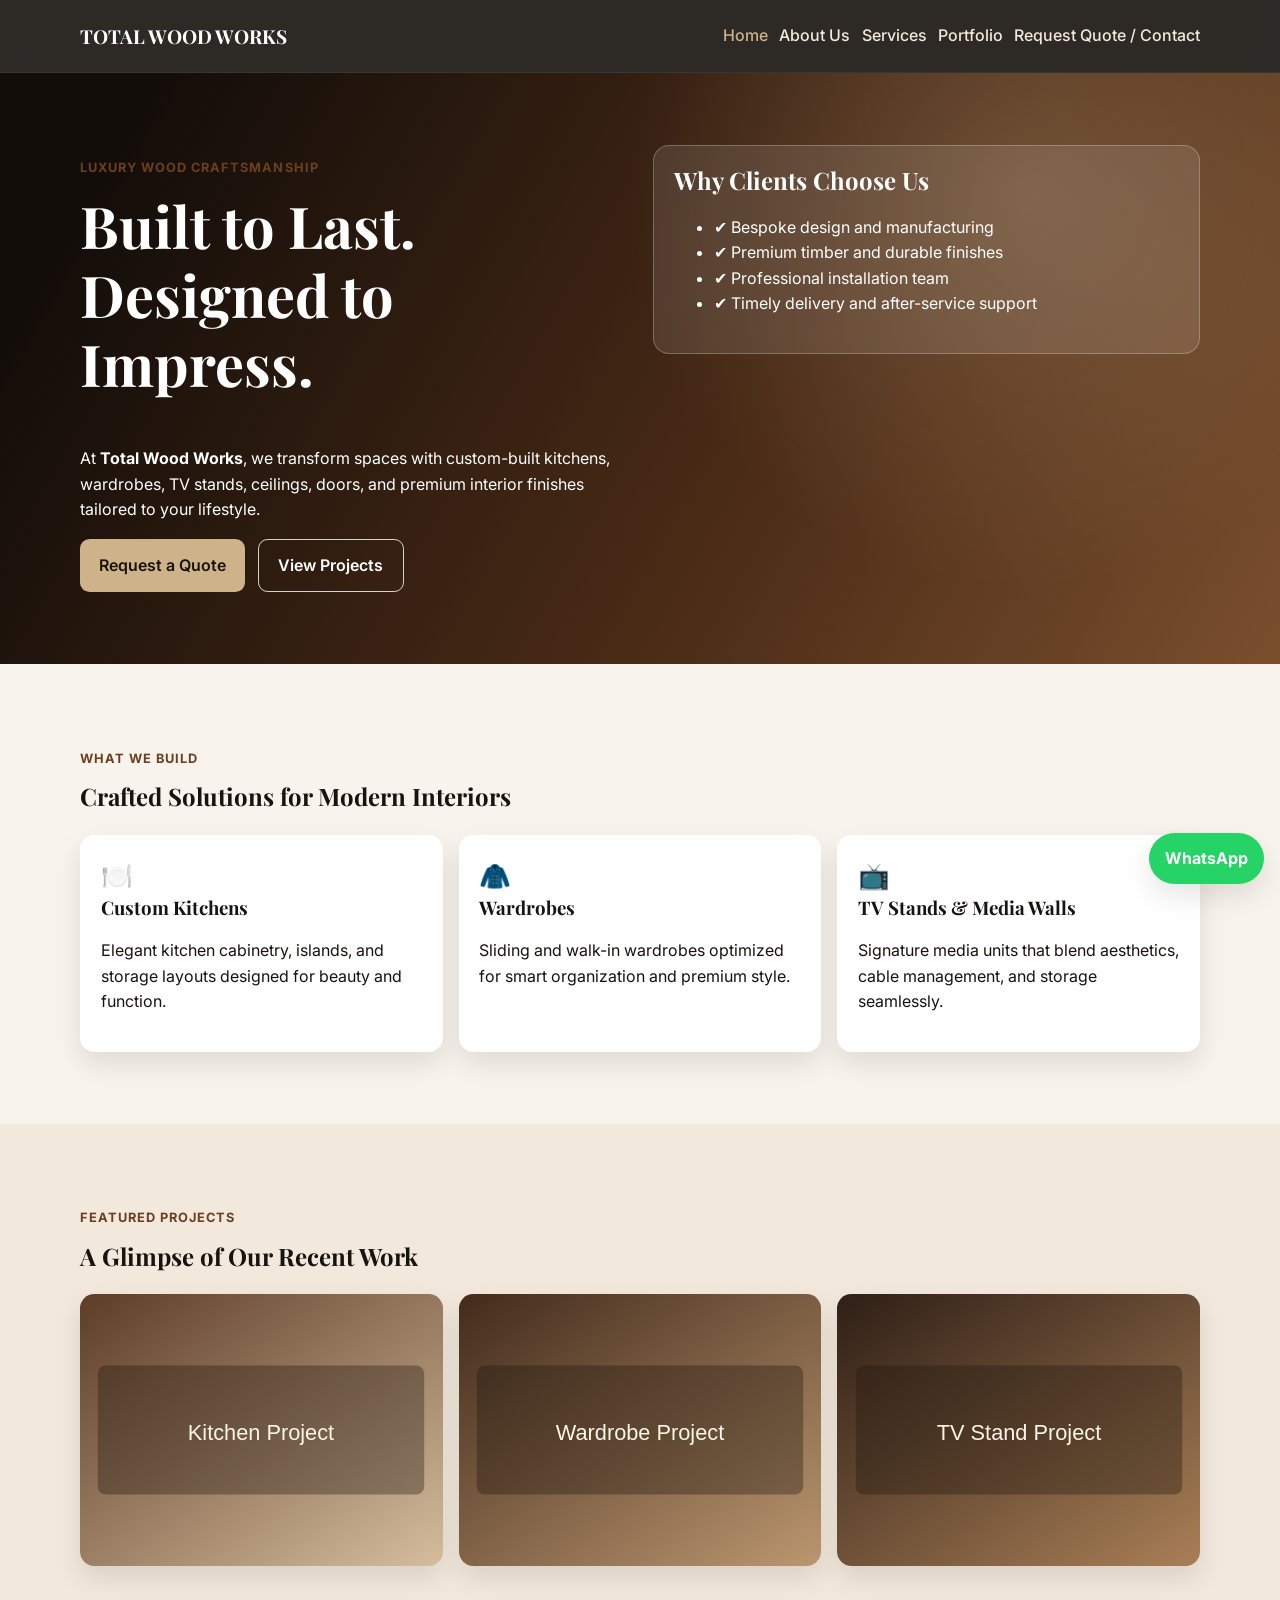
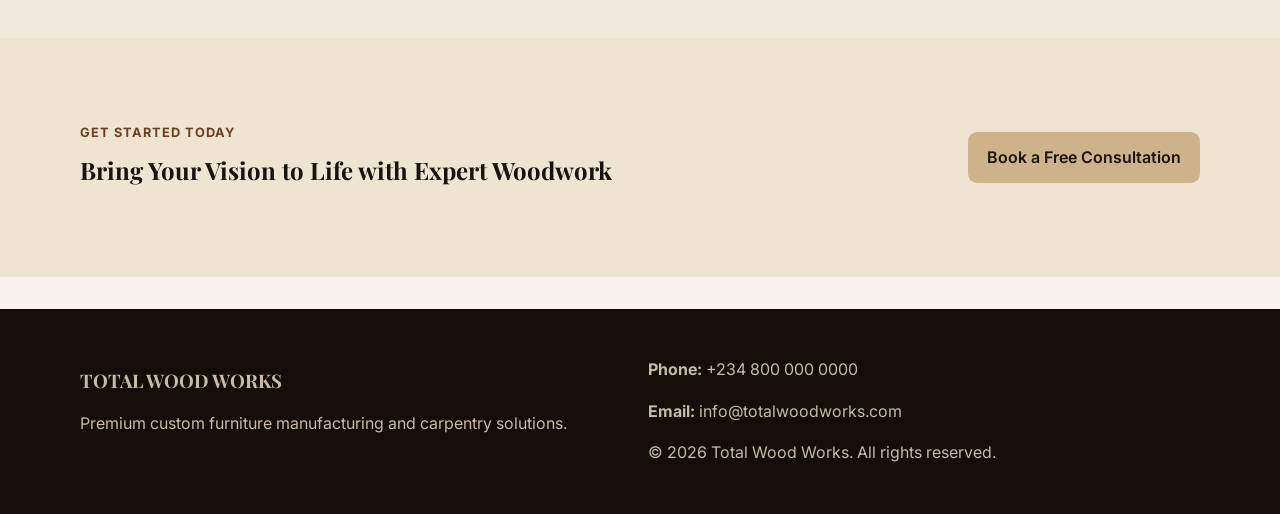
<file: index.html>
<!DOCTYPE html>
<html lang="en">
  <head>
    <meta charset="UTF-8" />
    <meta name="viewport" content="width=device-width, initial-scale=1" />
    <title>Total Wood Works | Premium Custom Furniture & Carpentry in Nigeria</title>
    <meta
      name="description"
      content="Total Wood Works delivers premium custom kitchens, wardrobes, TV stands, ceilings, doors, and luxury interior wood finishes across Nigeria."
    />
    <meta name="keywords" content="custom furniture Nigeria, carpentry services Lagos, kitchen cabinets, wardrobes, TV stands, luxury wood finishes" />
    <meta name="author" content="Total Wood Works" />
    <meta name="robots" content="index, follow" />
    <meta name="theme-color" content="#3e2412" />
    <link rel="canonical" href="https://www.totalwoodworks.com/" />

    <meta property="og:type" content="website" />
    <meta property="og:title" content="Total Wood Works | Premium Custom Furniture & Carpentry" />
    <meta property="og:description" content="Bespoke wood craftsmanship for kitchens, wardrobes, TV units, ceilings, doors, and premium interiors." />
    <meta property="og:url" content="https://www.totalwoodworks.com/" />
    <meta property="og:image" content="https://www.totalwoodworks.com/assets/images/og-cover.svg" />
    <meta property="og:site_name" content="Total Wood Works" />
    <meta name="twitter:card" content="summary_large_image" />

    <link rel="preconnect" href="https://fonts.googleapis.com" />
    <link rel="preconnect" href="https://fonts.gstatic.com" crossorigin />
    <link rel="dns-prefetch" href="https://fonts.gstatic.com" />
    <link href="https://fonts.googleapis.com/css2?family=Playfair+Display:wght@600;700&family=Inter:wght@400;500;600;700&display=swap" rel="stylesheet" />
    <link rel="stylesheet" href="style.css" />
  </head>
  <body data-page="home">
    <a class="skip-link" href="#main-content">Skip to main content</a>
    <header id="site-header"></header>

    <main id="main-content">
      <section class="hero section">
        <div class="container hero-grid">
          <div class="hero-content reveal">
            <p class="eyebrow">Luxury Wood Craftsmanship</p>
            <h1>Built to Last. Designed to Impress.</h1>
            <p>
              At <strong>Total Wood Works</strong>, we transform spaces with custom-built kitchens, wardrobes,
              TV stands, ceilings, doors, and premium interior finishes tailored to your lifestyle.
            </p>
            <div class="hero-actions">
              <a href="contact.html#quote" class="btn btn-primary">Request a Quote</a>
              <a href="portfolio.html" class="btn btn-secondary">View Projects</a>
            </div>
          </div>
          <div class="hero-card reveal reveal-delay-1">
            <h2>Why Clients Choose Us</h2>
            <ul>
              <li>✔ Bespoke design and manufacturing</li>
              <li>✔ Premium timber and durable finishes</li>
              <li>✔ Professional installation team</li>
              <li>✔ Timely delivery and after-service support</li>
            </ul>
          </div>
        </div>
      </section>

      <section class="section">
        <div class="container">
          <div class="section-heading reveal">
            <p class="eyebrow">What We Build</p>
            <h2>Crafted Solutions for Modern Interiors</h2>
          </div>
          <div class="service-grid">
            <article class="card reveal">
              <span class="icon">🍽️</span>
              <h3>Custom Kitchens</h3>
              <p>Elegant kitchen cabinetry, islands, and storage layouts designed for beauty and function.</p>
            </article>
            <article class="card reveal reveal-delay-1">
              <span class="icon">🧥</span>
              <h3>Wardrobes</h3>
              <p>Sliding and walk-in wardrobes optimized for smart organization and premium style.</p>
            </article>
            <article class="card reveal reveal-delay-2">
              <span class="icon">📺</span>
              <h3>TV Stands & Media Walls</h3>
              <p>Signature media units that blend aesthetics, cable management, and storage seamlessly.</p>
            </article>
          </div>
        </div>
      </section>

      <section class="section portfolio-preview">
        <div class="container">
          <div class="section-heading reveal">
            <p class="eyebrow">Featured Projects</p>
            <h2>A Glimpse of Our Recent Work</h2>
          </div>
          <div class="preview-grid">
            <img src="assets/images/project-kitchen.svg" loading="lazy" decoding="async" width="640" height="420" alt="Contemporary wooden kitchen cabinets by Total Wood Works" class="reveal" />
            <img src="assets/images/project-wardrobe.svg" loading="lazy" decoding="async" width="640" height="420" alt="Luxury custom wardrobe project" class="reveal reveal-delay-1" />
            <img src="assets/images/project-tv.svg" loading="lazy" decoding="async" width="640" height="420" alt="Modern TV media wall crafted in wood" class="reveal reveal-delay-2" />
          </div>
        </div>
      </section>

      <section class="section accent">
        <div class="container cta-panel reveal">
          <div>
            <p class="eyebrow">Get Started Today</p>
            <h2>Bring Your Vision to Life with Expert Woodwork</h2>
          </div>
          <a href="contact.html#quote" class="btn btn-primary">Book a Free Consultation</a>
        </div>
      </section>
    </main>

    <footer id="site-footer"></footer>
    <a class="whatsapp-float" href="https://wa.me/2348000000000" target="_blank" rel="noopener" aria-label="Chat with us on WhatsApp">WhatsApp</a>

    <script src="script.js" defer></script>
  </body>
</html>
</file>
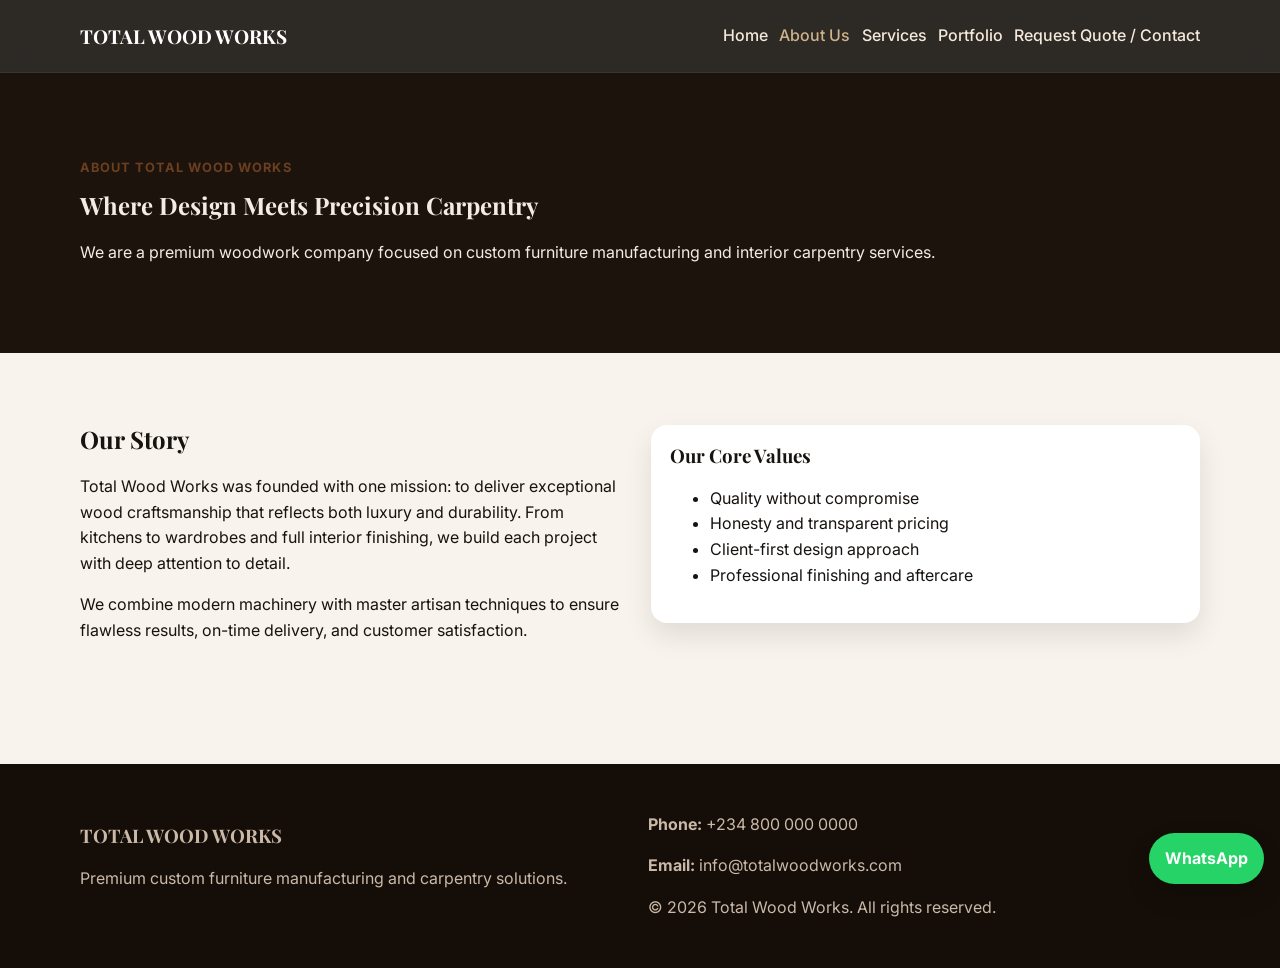
<file: about.html>
<!DOCTYPE html>
<html lang="en">
  <head>
    <meta charset="UTF-8" />
    <meta name="viewport" content="width=device-width, initial-scale=1" />
    <title>About Us | Total Wood Works</title>
    <meta name="description" content="Learn about Total Wood Works, our heritage, craftsmanship process, and commitment to premium carpentry and custom furniture." />
    <meta name="robots" content="index, follow" />
    <link rel="canonical" href="https://www.totalwoodworks.com/about.html" />
    <meta property="og:title" content="About Total Wood Works" />
    <meta property="og:description" content="Meet the team behind premium custom wood interiors and furniture craftsmanship." />
    <meta property="og:type" content="website" />
    <meta property="og:image" content="https://www.totalwoodworks.com/assets/images/og-cover.svg" />
    <meta name="twitter:card" content="summary_large_image" />
    <link rel="preconnect" href="https://fonts.googleapis.com" />
    <link rel="preconnect" href="https://fonts.gstatic.com" crossorigin />
    <link href="https://fonts.googleapis.com/css2?family=Playfair+Display:wght@600;700&family=Inter:wght@400;500;600;700&display=swap" rel="stylesheet" />
    <link rel="stylesheet" href="style.css" />
  </head>
  <body data-page="about">
    <a class="skip-link" href="#main-content">Skip to main content</a>
    <header id="site-header"></header>

    <main id="main-content">
      <section class="page-hero section reveal">
        <div class="container">
          <p class="eyebrow">About Total Wood Works</p>
          <h1>Where Design Meets Precision Carpentry</h1>
          <p>We are a premium woodwork company focused on custom furniture manufacturing and interior carpentry services.</p>
        </div>
      </section>

      <section class="section">
        <div class="container two-col">
          <article class="reveal">
            <h2>Our Story</h2>
            <p>
              Total Wood Works was founded with one mission: to deliver exceptional wood craftsmanship that reflects both luxury and durability.
              From kitchens to wardrobes and full interior finishing, we build each project with deep attention to detail.
            </p>
            <p>
              We combine modern machinery with master artisan techniques to ensure flawless results, on-time delivery, and customer satisfaction.
            </p>
          </article>
          <article class="info-card reveal reveal-delay-1">
            <h3>Our Core Values</h3>
            <ul>
              <li>Quality without compromise</li>
              <li>Honesty and transparent pricing</li>
              <li>Client-first design approach</li>
              <li>Professional finishing and aftercare</li>
            </ul>
          </article>
        </div>
      </section>
    </main>

    <footer id="site-footer"></footer>
    <a class="whatsapp-float" href="https://wa.me/2348000000000" target="_blank" rel="noopener" aria-label="Chat with us on WhatsApp">WhatsApp</a>

    <script src="script.js" defer></script>
  </body>
</html>
</file>
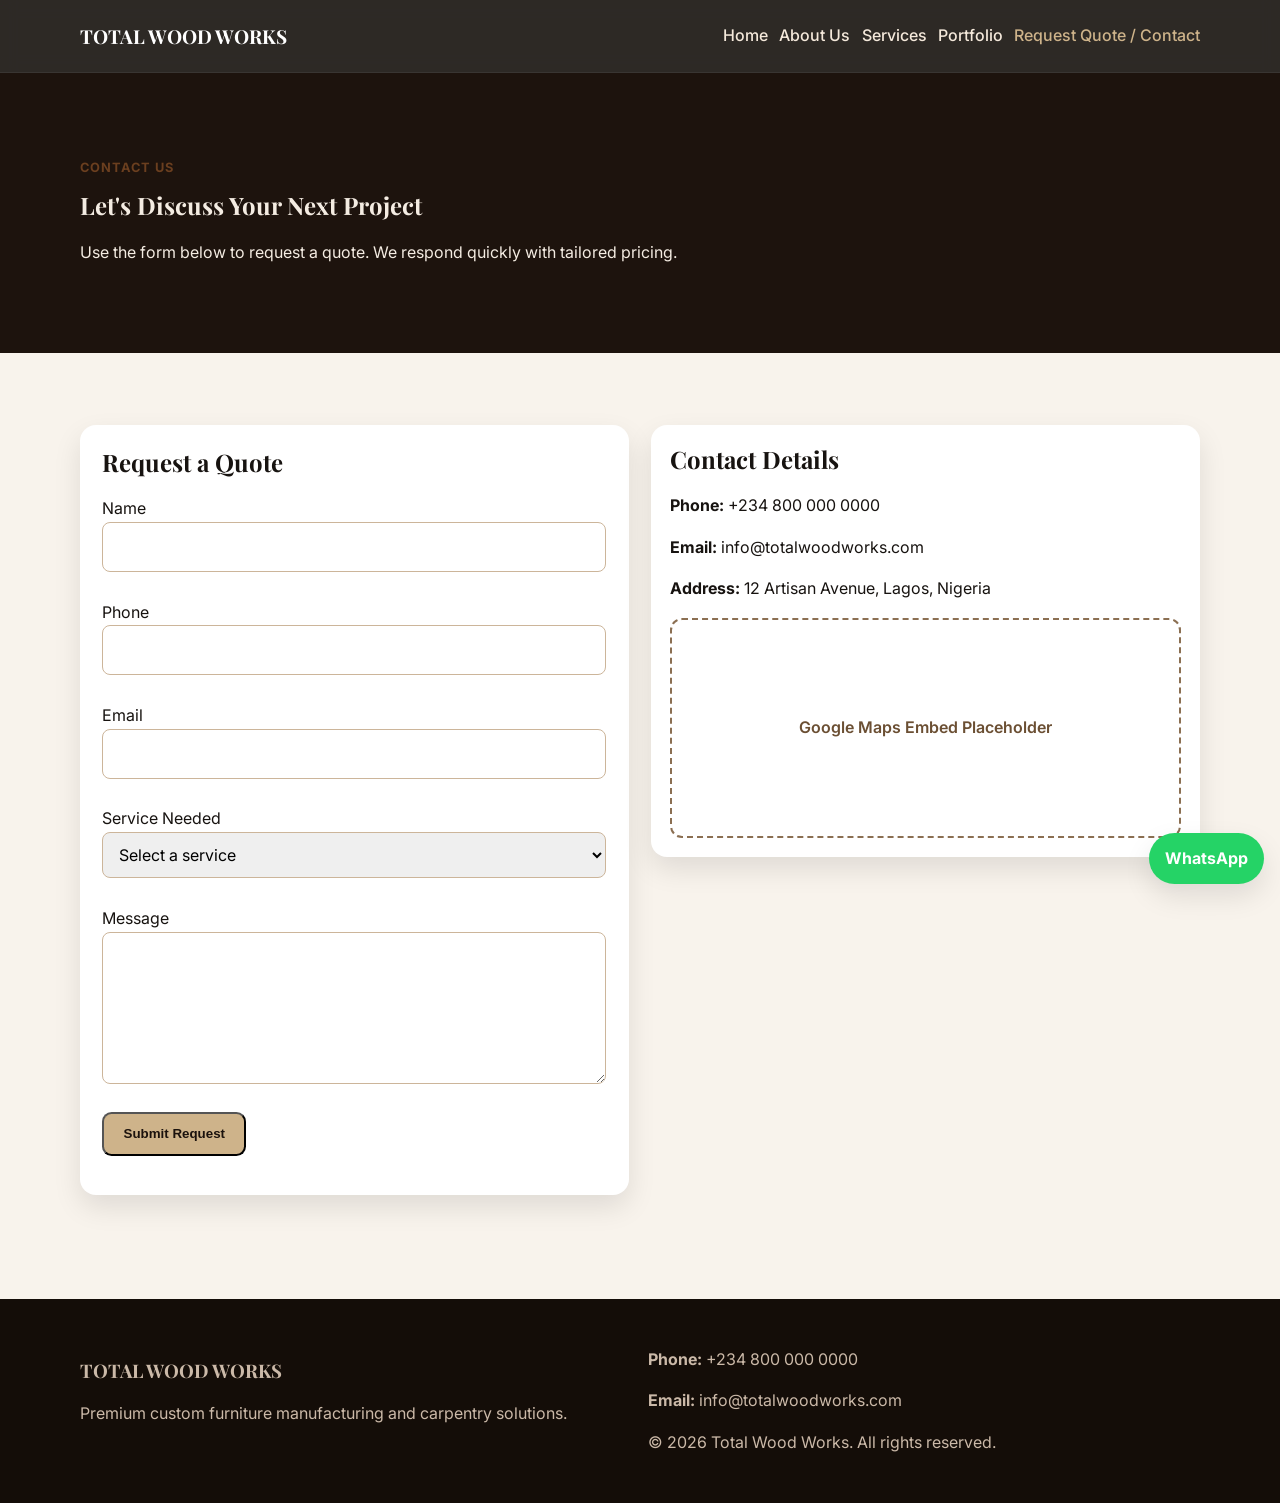
<file: contact.html>
<!DOCTYPE html>
<html lang="en">
  <head>
    <meta charset="UTF-8" />
    <meta name="viewport" content="width=device-width, initial-scale=1" />
    <title>Contact & Request Quote | Total Wood Works</title>
    <meta name="description" content="Request a quote from Total Wood Works for kitchens, wardrobes, TV stands, ceilings, doors, and premium interior woodwork." />
    <meta name="robots" content="index, follow" />
    <link rel="canonical" href="https://www.totalwoodworks.com/contact.html" />
    <meta property="og:title" content="Request a Quote | Total Wood Works" />
    <meta property="og:description" content="Contact Total Wood Works and get a tailored quote for premium custom wood projects." />
    <meta property="og:type" content="website" />
    <meta name="twitter:card" content="summary_large_image" />
    <link rel="preconnect" href="https://fonts.googleapis.com" />
    <link rel="preconnect" href="https://fonts.gstatic.com" crossorigin />
    <link href="https://fonts.googleapis.com/css2?family=Playfair+Display:wght@600;700&family=Inter:wght@400;500;600;700&display=swap" rel="stylesheet" />
    <link rel="stylesheet" href="style.css" />
  </head>
  <body data-page="contact">
    <a class="skip-link" href="#main-content">Skip to main content</a>
    <header id="site-header"></header>

    <main id="main-content">
      <section class="page-hero section reveal">
        <div class="container">
          <p class="eyebrow">Contact Us</p>
          <h1>Let's Discuss Your Next Project</h1>
          <p>Use the form below to request a quote. We respond quickly with tailored pricing.</p>
        </div>
      </section>

      <section class="section" id="quote">
        <div class="container form-layout">
          <form id="quote-form" class="quote-form reveal" novalidate>
            <h2>Request a Quote</h2>
            <div class="field-group">
              <label for="name">Name</label>
              <input id="name" name="name" type="text" required minlength="2" autocomplete="name" />
              <small class="error-msg"></small>
            </div>
            <div class="field-group">
              <label for="phone">Phone</label>
              <input id="phone" name="phone" type="tel" required pattern="^[0-9+\-\s]{7,15}$" autocomplete="tel" />
              <small class="error-msg"></small>
            </div>
            <div class="field-group">
              <label for="email">Email</label>
              <input id="email" name="email" type="email" required autocomplete="email" />
              <small class="error-msg"></small>
            </div>
            <div class="field-group">
              <label for="service">Service Needed</label>
              <select id="service" name="service" required>
                <option value="">Select a service</option>
                <option>Kitchen Cabinets</option>
                <option>Wardrobes</option>
                <option>TV Stands</option>
                <option>Doors</option>
                <option>Ceilings</option>
                <option>Interior Finishes</option>
              </select>
              <small class="error-msg"></small>
            </div>
            <div class="field-group">
              <label for="message">Message</label>
              <textarea id="message" name="message" rows="5" required minlength="10"></textarea>
              <small class="error-msg"></small>
            </div>
            <button type="submit" class="btn btn-primary">Submit Request</button>
            <p id="form-feedback" class="form-feedback" role="status" aria-live="polite"></p>
          </form>

          <aside class="contact-card reveal reveal-delay-1">
            <h2>Contact Details</h2>
            <p><strong>Phone:</strong> +234 800 000 0000</p>
            <p><strong>Email:</strong> info@totalwoodworks.com</p>
            <p><strong>Address:</strong> 12 Artisan Avenue, Lagos, Nigeria</p>
            <div class="map-placeholder" aria-label="Google Maps placeholder">Google Maps Embed Placeholder</div>
          </aside>
        </div>
      </section>
    </main>

    <footer id="site-footer"></footer>
    <a class="whatsapp-float" href="https://wa.me/2348000000000" target="_blank" rel="noopener" aria-label="Chat with us on WhatsApp">WhatsApp</a>

    <script src="script.js" defer></script>
  </body>
</html>
</file>
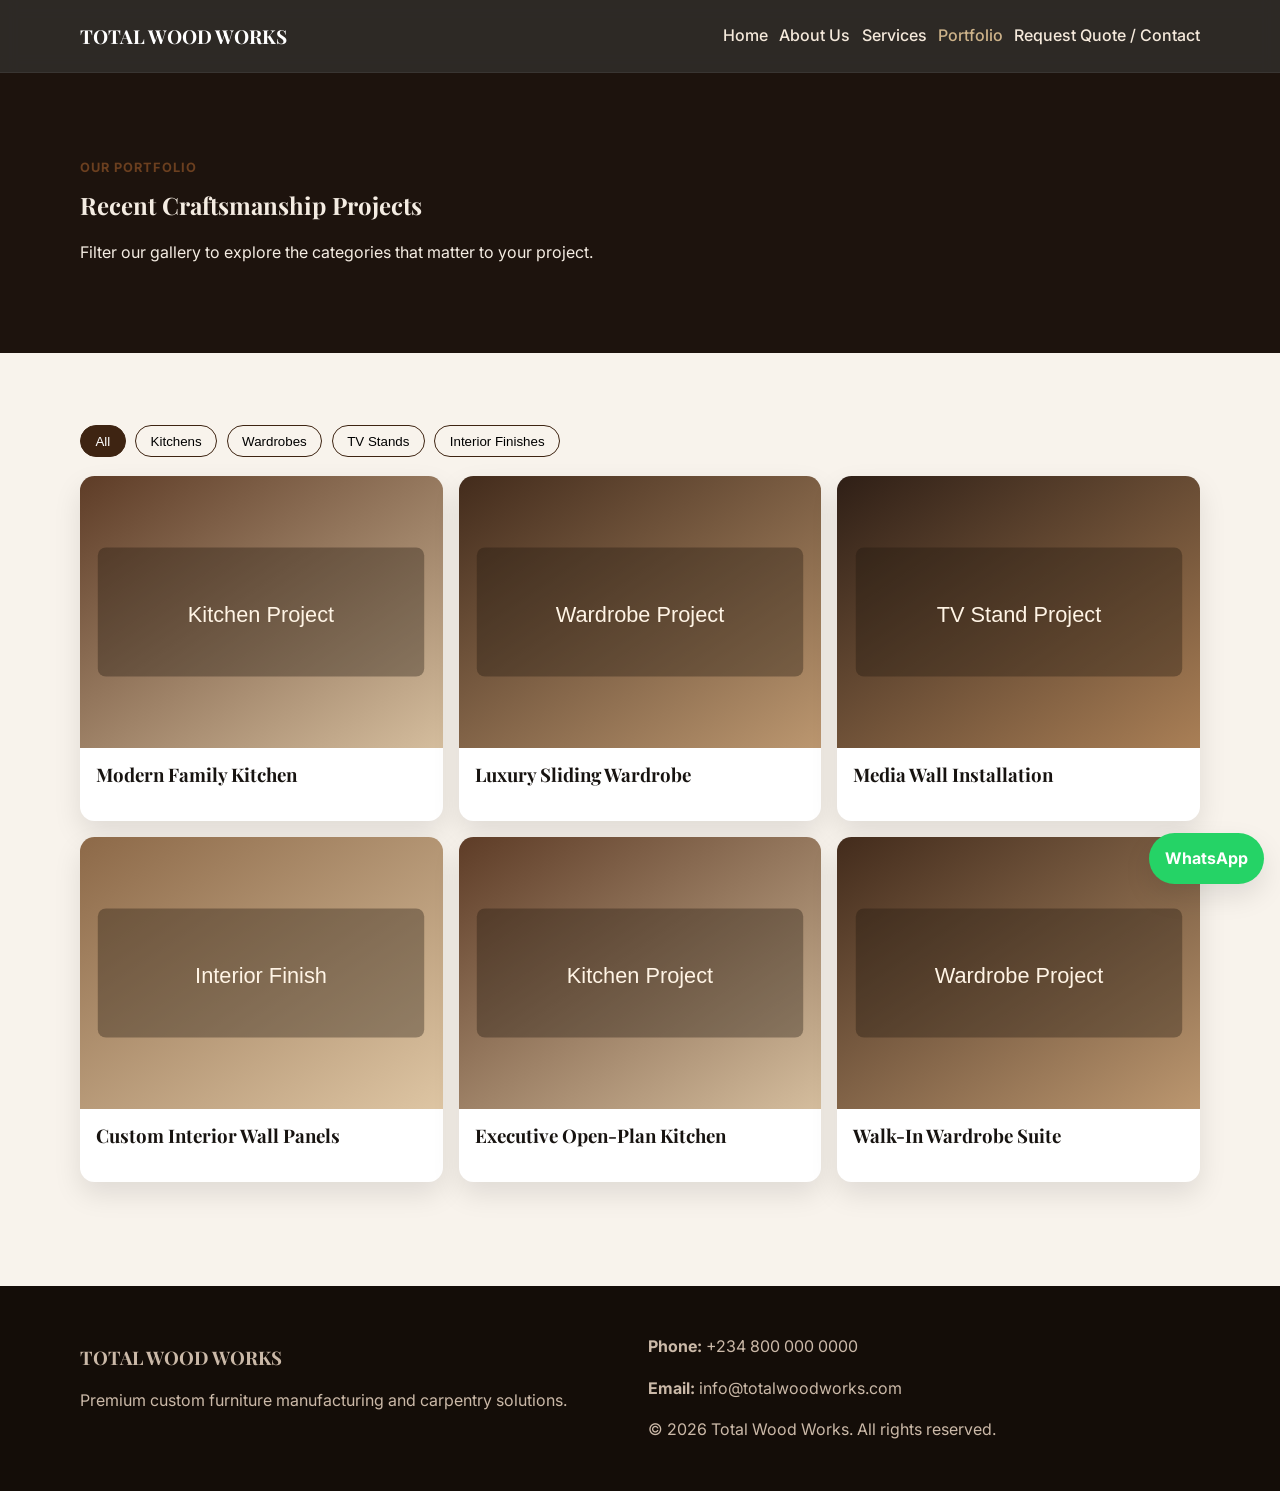
<file: portfolio.html>
<!DOCTYPE html>
<html lang="en">
  <head>
    <meta charset="UTF-8" />
    <meta name="viewport" content="width=device-width, initial-scale=1" />
    <title>Portfolio | Total Wood Works</title>
    <meta name="description" content="Browse Total Wood Works portfolio featuring kitchens, wardrobes, TV stands, and luxury wood interior finishes." />
    <meta name="robots" content="index, follow" />
    <link rel="canonical" href="https://www.totalwoodworks.com/portfolio.html" />
    <meta property="og:title" content="Portfolio | Total Wood Works" />
    <meta property="og:description" content="Explore completed craftsmanship projects by Total Wood Works." />
    <meta property="og:type" content="website" />
    <meta name="twitter:card" content="summary_large_image" />
    <link rel="preconnect" href="https://fonts.googleapis.com" />
    <link rel="preconnect" href="https://fonts.gstatic.com" crossorigin />
    <link href="https://fonts.googleapis.com/css2?family=Playfair+Display:wght@600;700&family=Inter:wght@400;500;600;700&display=swap" rel="stylesheet" />
    <link rel="stylesheet" href="style.css" />
  </head>
  <body data-page="portfolio">
    <a class="skip-link" href="#main-content">Skip to main content</a>
    <header id="site-header"></header>

    <main id="main-content">
      <section class="page-hero section reveal">
        <div class="container">
          <p class="eyebrow">Our Portfolio</p>
          <h1>Recent Craftsmanship Projects</h1>
          <p>Filter our gallery to explore the categories that matter to your project.</p>
        </div>
      </section>

      <section class="section">
        <div class="container">
          <div class="filter-buttons" role="group" aria-label="Filter projects">
            <button class="filter-btn active" data-filter="all">All</button>
            <button class="filter-btn" data-filter="kitchen">Kitchens</button>
            <button class="filter-btn" data-filter="wardrobe">Wardrobes</button>
            <button class="filter-btn" data-filter="tv">TV Stands</button>
            <button class="filter-btn" data-filter="finish">Interior Finishes</button>
          </div>

          <div class="gallery-grid">
            <article class="project-card reveal" data-category="kitchen">
              <img src="assets/images/project-kitchen.svg" loading="lazy" decoding="async" width="640" height="420" alt="Premium wooden kitchen cabinetry" class="project-image" />
              <h3>Modern Family Kitchen</h3>
            </article>
            <article class="project-card reveal reveal-delay-1" data-category="wardrobe">
              <img src="assets/images/project-wardrobe.svg" loading="lazy" decoding="async" width="640" height="420" alt="Custom fitted wardrobe" class="project-image" />
              <h3>Luxury Sliding Wardrobe</h3>
            </article>
            <article class="project-card reveal reveal-delay-2" data-category="tv">
              <img src="assets/images/project-tv.svg" loading="lazy" decoding="async" width="640" height="420" alt="Wooden TV media wall installation" class="project-image" />
              <h3>Media Wall Installation</h3>
            </article>
            <article class="project-card reveal" data-category="finish">
              <img src="assets/images/project-finish.svg" loading="lazy" decoding="async" width="640" height="420" alt="Interior wood wall finishes" class="project-image" />
              <h3>Custom Interior Wall Panels</h3>
            </article>
            <article class="project-card reveal reveal-delay-1" data-category="kitchen">
              <img src="assets/images/project-kitchen.svg" loading="lazy" decoding="async" width="640" height="420" alt="Open plan kitchen joinery" class="project-image" />
              <h3>Executive Open-Plan Kitchen</h3>
            </article>
            <article class="project-card reveal reveal-delay-2" data-category="wardrobe">
              <img src="assets/images/project-wardrobe.svg" loading="lazy" decoding="async" width="640" height="420" alt="Walk-in wardrobe woodwork" class="project-image" />
              <h3>Walk-In Wardrobe Suite</h3>
            </article>
          </div>
        </div>
      </section>
    </main>

    <footer id="site-footer"></footer>
    <a class="whatsapp-float" href="https://wa.me/2348000000000" target="_blank" rel="noopener" aria-label="Chat with us on WhatsApp">WhatsApp</a>

    <script src="script.js" defer></script>
  </body>
</html>
</file>
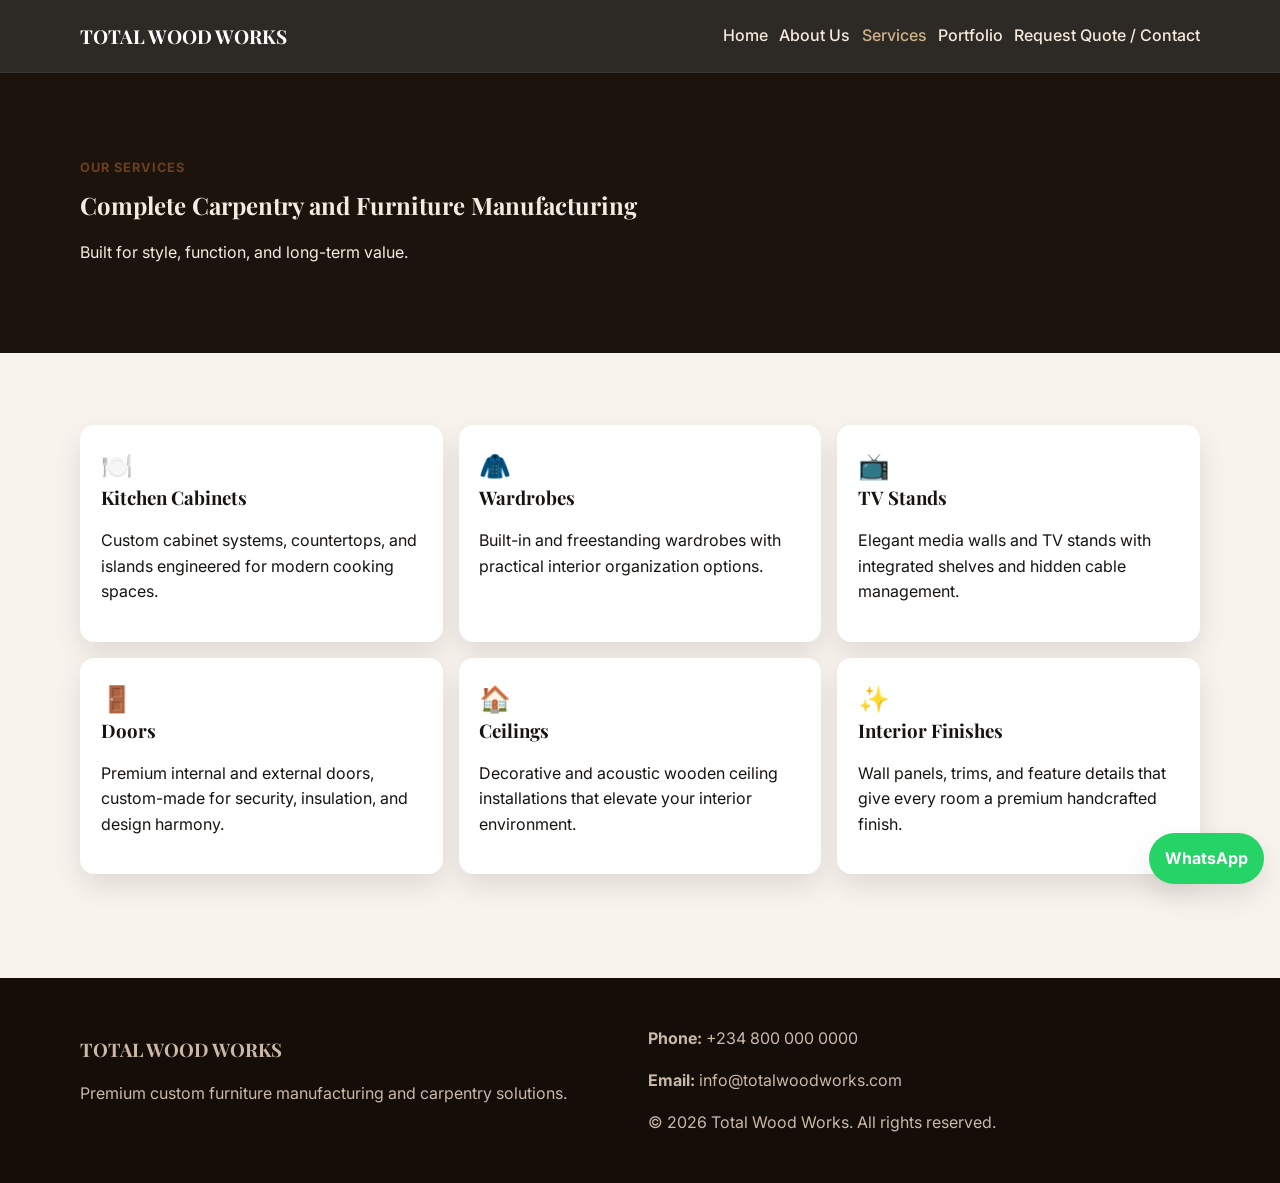
<file: services.html>
<!DOCTYPE html>
<html lang="en">
  <head>
    <meta charset="UTF-8" />
    <meta name="viewport" content="width=device-width, initial-scale=1" />
    <title>Services | Total Wood Works</title>
    <meta name="description" content="Explore Total Wood Works services: custom kitchens, wardrobes, TV stands, doors, ceilings, and interior wood finishes." />
    <meta name="robots" content="index, follow" />
    <link rel="canonical" href="https://www.totalwoodworks.com/services.html" />
    <meta property="og:title" content="Services | Total Wood Works" />
    <meta property="og:description" content="Premium carpentry services and bespoke wood furniture manufacturing." />
    <meta property="og:type" content="website" />
    <meta name="twitter:card" content="summary_large_image" />
    <link rel="preconnect" href="https://fonts.googleapis.com" />
    <link rel="preconnect" href="https://fonts.gstatic.com" crossorigin />
    <link href="https://fonts.googleapis.com/css2?family=Playfair+Display:wght@600;700&family=Inter:wght@400;500;600;700&display=swap" rel="stylesheet" />
    <link rel="stylesheet" href="style.css" />
  </head>
  <body data-page="services">
    <a class="skip-link" href="#main-content">Skip to main content</a>
    <header id="site-header"></header>

    <main id="main-content">
      <section class="page-hero section reveal">
        <div class="container">
          <p class="eyebrow">Our Services</p>
          <h1>Complete Carpentry and Furniture Manufacturing</h1>
          <p>Built for style, function, and long-term value.</p>
        </div>
      </section>

      <section class="section">
        <div class="container service-grid">
          <article class="card reveal"><span class="icon">🍽️</span><h3>Kitchen Cabinets</h3><p>Custom cabinet systems, countertops, and islands engineered for modern cooking spaces.</p></article>
          <article class="card reveal reveal-delay-1"><span class="icon">🧥</span><h3>Wardrobes</h3><p>Built-in and freestanding wardrobes with practical interior organization options.</p></article>
          <article class="card reveal reveal-delay-2"><span class="icon">📺</span><h3>TV Stands</h3><p>Elegant media walls and TV stands with integrated shelves and hidden cable management.</p></article>
          <article class="card reveal"><span class="icon">🚪</span><h3>Doors</h3><p>Premium internal and external doors, custom-made for security, insulation, and design harmony.</p></article>
          <article class="card reveal reveal-delay-1"><span class="icon">🏠</span><h3>Ceilings</h3><p>Decorative and acoustic wooden ceiling installations that elevate your interior environment.</p></article>
          <article class="card reveal reveal-delay-2"><span class="icon">✨</span><h3>Interior Finishes</h3><p>Wall panels, trims, and feature details that give every room a premium handcrafted finish.</p></article>
        </div>
      </section>
    </main>

    <footer id="site-footer"></footer>
    <a class="whatsapp-float" href="https://wa.me/2348000000000" target="_blank" rel="noopener" aria-label="Chat with us on WhatsApp">WhatsApp</a>

    <script src="script.js" defer></script>
  </body>
</html>
</file>
<file: style.css>
:root {
  --primary: #6b3f1f;
  --primary-dark: #3e2412;
  --accent: #ceb38a;
  --bg: #f8f3ec;
  --text: #171310;
  --white: #ffffff;
  --shadow: 0 12px 28px rgba(0, 0, 0, 0.1);
  --radius: 0.9rem;
}

* { box-sizing: border-box; }

html { scroll-behavior: smooth; }

body {
  margin: 0;
  font-family: "Inter", sans-serif;
  color: var(--text);
  background: var(--bg);
  line-height: 1.6;
  text-rendering: optimizeLegibility;
}

img { max-width: 100%; display: block; height: auto; }
h1, h2, h3 { margin-top: 0; font-family: "Playfair Display", serif; line-height: 1.2; }
a { color: inherit; text-decoration: none; }

.container { width: min(1120px, 92%); margin: 0 auto; }
.section { padding: 4.5rem 0; }
.eyebrow { text-transform: uppercase; letter-spacing: 0.08em; color: var(--primary); font-weight: 700; font-size: 0.8rem; }

.skip-link { position: absolute; left: -999px; top: auto; }
.skip-link:focus { left: 1rem; top: 1rem; z-index: 1000; background: var(--text); color: var(--white); padding: 0.75rem; }

.site-nav {
  position: sticky;
  top: 0;
  z-index: 900;
  background: rgba(23, 19, 16, 0.9);
  backdrop-filter: blur(8px);
  border-bottom: 1px solid rgba(255, 255, 255, 0.06);
}

.nav-wrap { display: flex; align-items: center; justify-content: space-between; min-height: 72px; }
.logo { font-family: "Playfair Display", serif; color: var(--white); font-size: 1.2rem; font-weight: 700; }

.nav-links {
  position: fixed;
  inset: 72px 0 auto 0;
  display: none;
  flex-direction: column;
  background: #2a1b13;
  padding: 1rem;
  gap: 0.7rem;
}
.nav-links.open { display: flex; }
.nav-links a { color: #f5e9db; font-weight: 500; transition: color .2s ease; }
.nav-links a.active, .nav-links a:hover { color: var(--accent); }

.menu-toggle { background: transparent; border: 0; color: var(--white); font-size: 1.6rem; cursor: pointer; }

.hero {
  background: radial-gradient(circle at 80% 20%, rgba(206, 179, 138, 0.25), transparent 35%),
              linear-gradient(120deg, #130d09 10%, #4a2b16 60%, #7a4f2e 100%);
  color: var(--white);
}
.hero-grid { display: grid; gap: 1.6rem; }
.hero h1 { font-size: clamp(2rem, 6vw, 3.6rem); }
.hero-card {
  background: rgba(255, 255, 255, 0.11);
  border: 1px solid rgba(255, 255, 255, 0.24);
  border-radius: 1rem;
  padding: 1.25rem;
}

.btn {
  display: inline-flex;
  align-items: center;
  justify-content: center;
  padding: 0.8rem 1.2rem;
  border-radius: 0.6rem;
  font-weight: 600;
  transition: transform .25s ease, background-color .25s ease;
}
.btn-primary { background: var(--accent); color: #1b120d; }
.btn-primary:hover { transform: translateY(-2px); background: #dfc59d; }
.btn-secondary { border: 1px solid rgba(255, 255, 255, 0.8); color: var(--white); }
.hero-actions { display: flex; gap: 0.8rem; flex-wrap: wrap; }

.section-heading { margin-bottom: 1.5rem; }
.service-grid { display: grid; gap: 1rem; }

.card {
  background: var(--white);
  border-radius: var(--radius);
  padding: 1.3rem;
  box-shadow: var(--shadow);
  transition: transform .25s ease, box-shadow .25s ease;
}
.card:hover { transform: translateY(-5px); box-shadow: 0 18px 32px rgba(62, 36, 18, 0.16); }
.icon { font-size: 1.6rem; }

.portfolio-preview { background: #f2e8dc; }
.preview-grid {
  display: grid;
  gap: 1rem;
}
.preview-grid img {
  border-radius: var(--radius);
  box-shadow: var(--shadow);
  aspect-ratio: 4 / 3;
  object-fit: cover;
}

.accent { background: #efe3d2; }
.cta-panel { display: flex; flex-direction: column; gap: 1rem; justify-content: space-between; align-items: flex-start; }
.page-hero { background: #1d130d; color: #f4ece2; }
.two-col, .form-layout { display: grid; gap: 1.4rem; }
.info-card, .contact-card { background: var(--white); border-radius: 1rem; padding: 1.2rem; box-shadow: var(--shadow); }

.filter-buttons { display: flex; flex-wrap: wrap; gap: 0.6rem; margin-bottom: 1.2rem; }
.filter-btn {
  border: 1px solid var(--primary-dark);
  background: transparent;
  border-radius: 999px;
  padding: 0.45rem 0.9rem;
  cursor: pointer;
  transition: .2s ease;
}
.filter-btn.active, .filter-btn:hover { background: var(--primary-dark); color: var(--white); }

.gallery-grid { display: grid; gap: 1rem; }
.project-card {
  background: var(--white);
  border-radius: var(--radius);
  overflow: hidden;
  box-shadow: var(--shadow);
  transition: transform .25s ease;
}
.project-card:hover { transform: translateY(-4px); }
.project-image { width: 100%; aspect-ratio: 4 / 3; object-fit: cover; }
.project-card h3 { padding: 1rem; }

.quote-form { background: var(--white); padding: 1.4rem; border-radius: 1rem; box-shadow: var(--shadow); }
.field-group { display: flex; flex-direction: column; margin-bottom: 0.9rem; }
input, select, textarea {
  border: 1px solid #ccb59a;
  border-radius: 0.5rem;
  padding: 0.7rem;
  font: inherit;
  transition: box-shadow .2s ease;
}
input:focus, select:focus, textarea:focus {
  outline: 2px solid #af7f52;
  border-color: transparent;
  box-shadow: 0 0 0 3px rgba(175, 127, 82, 0.25);
}
.error-msg { color: #b00020; min-height: 1em; }
.form-feedback { margin-top: 0.75rem; font-weight: 600; }

.map-placeholder {
  margin-top: 1rem;
  min-height: 220px;
  border: 2px dashed #8b6f52;
  border-radius: 0.75rem;
  display: grid;
  place-items: center;
  color: #6b4f33;
  font-weight: 600;
}

.site-footer { background: #140d08; color: #cbb9a8; padding: 2rem 0; margin-top: 2rem; }
.footer-grid { display: grid; gap: 1rem; }

.whatsapp-float {
  position: fixed;
  right: 1rem;
  bottom: 1rem;
  background: #25d366;
  color: #fff;
  border-radius: 999px;
  padding: 0.8rem 1rem;
  font-weight: 700;
  box-shadow: var(--shadow);
}

.reveal {
  opacity: 0;
  transform: translateY(26px);
  transition: opacity .7s cubic-bezier(.2,.7,.3,1), transform .7s cubic-bezier(.2,.7,.3,1);
}
.reveal.is-visible {
  opacity: 1;
  transform: translateY(0);
}
.reveal-delay-1 { transition-delay: .12s; }
.reveal-delay-2 { transition-delay: .24s; }

@media (prefers-reduced-motion: reduce) {
  *, *::before, *::after { animation-duration: 0.01ms !important; animation-iteration-count: 1 !important; transition-duration: 0.01ms !important; scroll-behavior: auto !important; }
  .reveal { opacity: 1; transform: none; }
}

@media (min-width: 760px) {
  .menu-toggle { display: none; }
  .nav-links {
    position: static;
    display: flex;
    flex-direction: row;
    background: transparent;
    padding: 0;
  }

  .hero-grid, .two-col, .form-layout { grid-template-columns: 1fr 1fr; align-items: start; }
  .service-grid { grid-template-columns: repeat(3, 1fr); }
  .gallery-grid, .preview-grid { grid-template-columns: repeat(3, 1fr); }
  .footer-grid { grid-template-columns: repeat(2, 1fr); align-items: center; }
  .cta-panel { flex-direction: row; align-items: center; }
}
</file>
